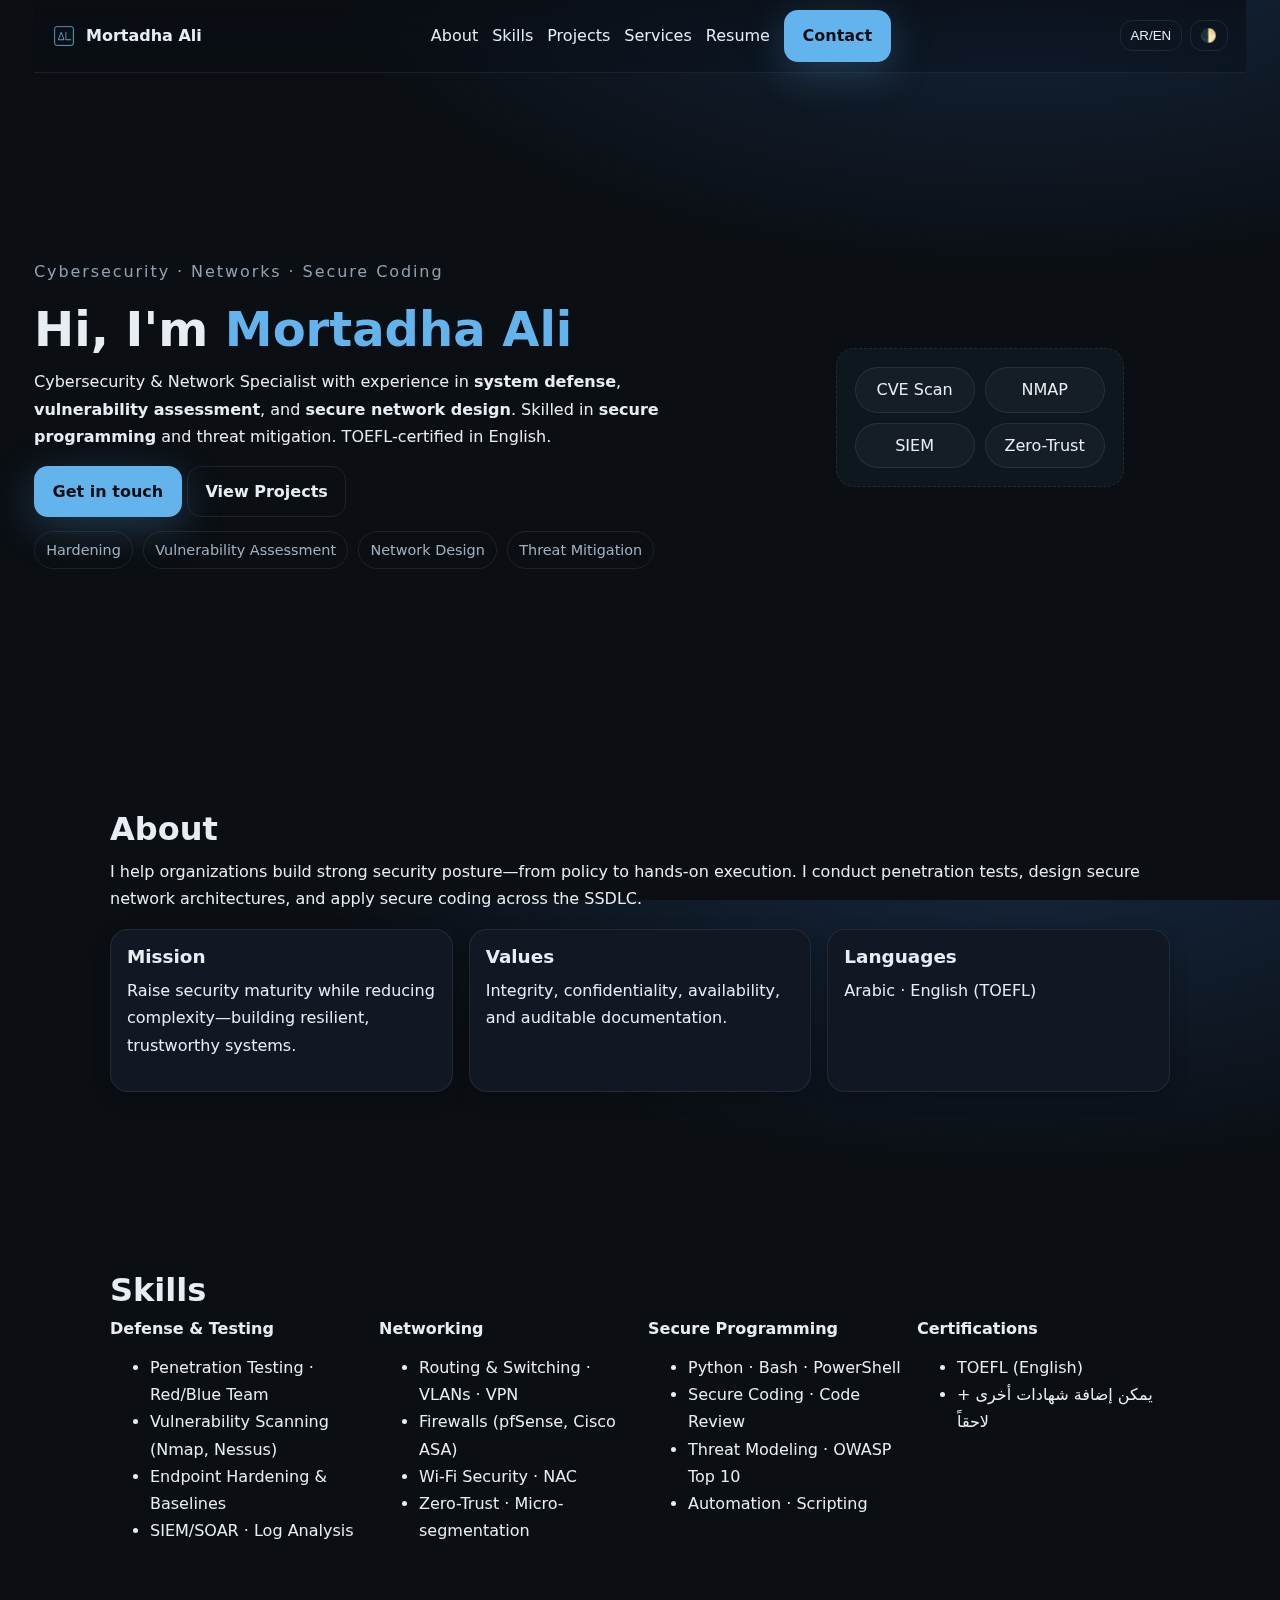
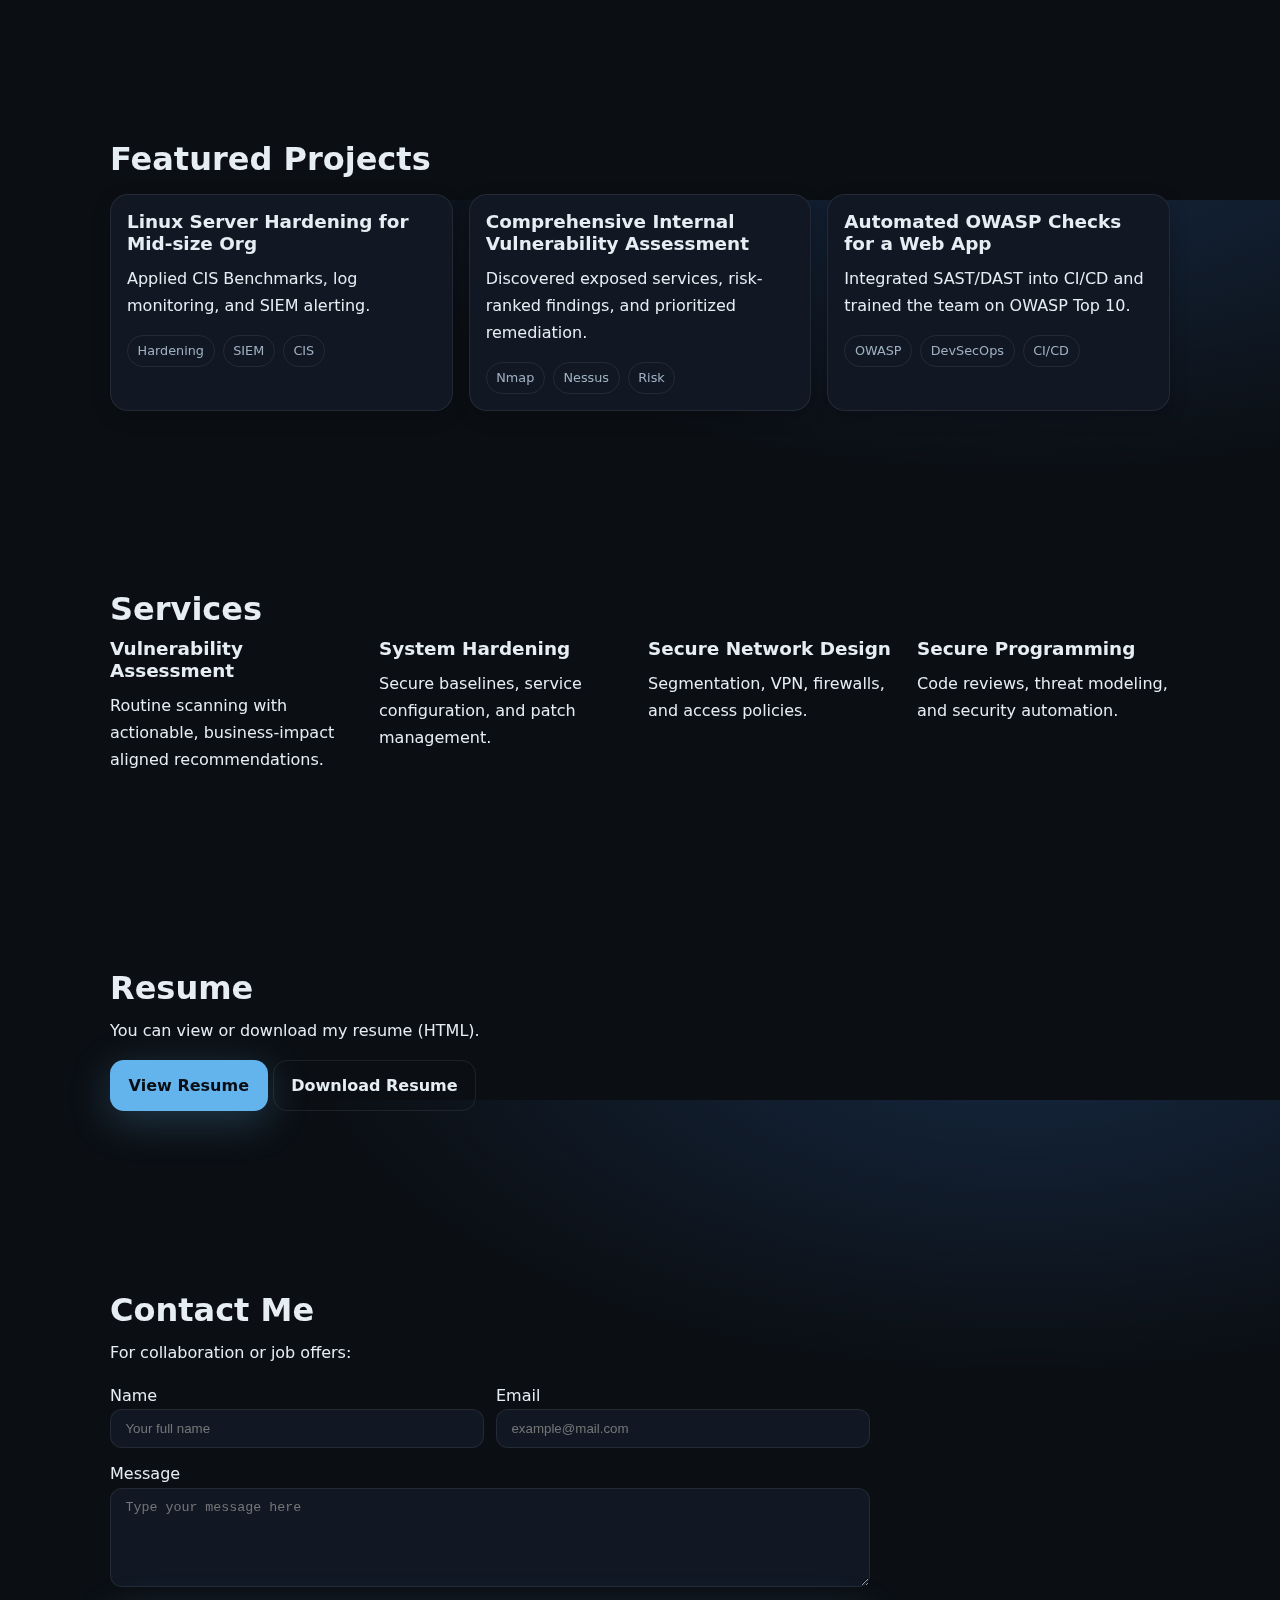
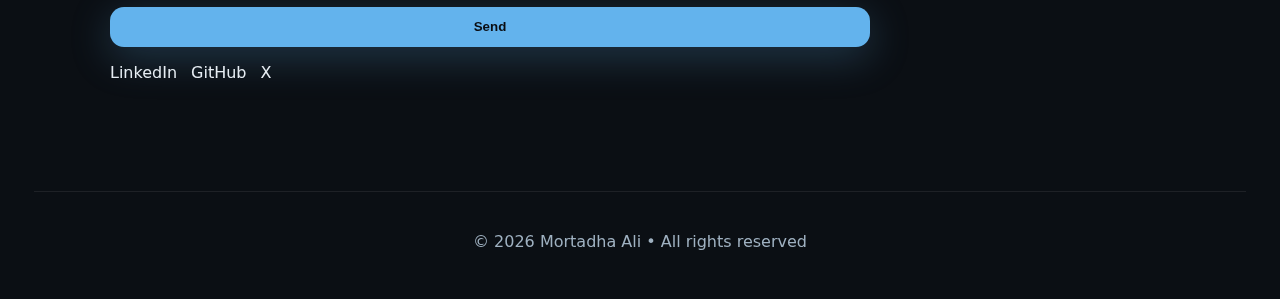
<file: index.html>
<!doctype html>
<html lang="ar" dir="rtl">
<head>
  <meta charset="utf-8">
  <meta name="viewport" content="width=device-width, initial-scale=1">
  <title>Mortadha Ali | Portfolio</title>
  <meta name="description" content="محفظة مورتضى علي - مختص أمن سيبراني وشبكات.">
  <meta property="og:title" content="Mortadha Ali Portfolio">
  <meta property="og:description" content="Cybersecurity & Network Specialist | Secure Programming | TOEFL">
  <meta property="og:type" content="website">
  <meta name="theme-color" content="#0b0f14">
  <link rel="icon" href="assets/logo.svg">
  <link rel="preload" href="styles.css" as="style">
  <link rel="stylesheet" href="styles.css">
</head>
<body>
  <header class="nav">
    <a class="brand" href="#hero">
      <img src="assets/logo.svg" alt="MA" width="24" height="24">
      <span>Mortadha&nbsp;Ali</span>
    </a>
    <nav class="links">
      <a href="#about" data-i18n="nav.about">عنّي</a>
      <a href="#skills" data-i18n="nav.skills">المهارات</a>
      <a href="#projects" data-i18n="nav.projects">الأعمال</a>
      <a href="#services" data-i18n="nav.services">الخدمات</a>
      <a href="#resume" data-i18n="nav.resume">السيرة</a>
      <a href="#contact" class="btn" data-i18n="nav.contact">تواصل</a>
    </nav>
    <div class="toolbar">
      <button id="langToggle" aria-label="Change language">AR/EN</button>
      <button id="themeToggle" aria-label="Toggle theme">🌓</button>
    </div>
  </header>

  <section id="hero" class="hero reveal">
    <div class="hero__content">
      <p class="eyebrow" data-i18n="hero.eyebrow">أمن سيبراني · شبكات · برمجة آمنة</p>
      <h1 data-i18n="hero.title">مرحباً، أنا <span class="accent">مُرتضى علي</span></h1>
      <p class="sub" data-i18n="hero.sub">
        مختص في <strong>الدفاع عن الأنظمة</strong>، <strong>تقييم الثغرات</strong>، وتصميم
        <strong>البُنى الشبكية الآمنة</strong>، مع خبرة في <strong>البرمجة الآمنة</strong> وتخفيف التهديدات.
        حاصل على شهادة <strong>TOEFL</strong> في اللغة الإنجليزية.
      </p>
      <div class="cta">
        <a href="#contact" class="btn" data-i18n="hero.cta1">ابدأ التواصل</a>
        <a href="#projects" class="btn ghost" data-i18n="hero.cta2">استعراض الأعمال</a>
      </div>
      <ul class="badges" aria-label="أبرز ما أقدمه">
        <li>Hardening</li>
        <li>Vulnerability&nbsp;Assessment</li>
        <li>Network&nbsp;Design</li>
        <li>Threat&nbsp;Mitigation</li>
      </ul>
    </div>
    <div class="hero__visual" aria-hidden="true">
      <div class="grid-card floaty">
        <div class="chip">CVE Scan</div>
        <div class="chip">NMAP</div>
        <div class="chip">SIEM</div>
        <div class="chip">Zero-Trust</div>
      </div>
    </div>
  </section>

  <section id="about" class="section about reveal">
    <h2 data-i18n="about.title">عنّي</h2>
    <p data-i18n="about.text">
      أنا مهندس أمن سيبراني وشبكات أساعد المؤسسات على بناء دفاعات تقنية صلبة، من وضع السياسات إلى التنفيذ العملي.
      أُجري اختبارات اختراق، أُصمّم بنى شبكية آمنة، وأطبّق ممارسات البرمجة الآمنة عبر دورة حياة التطوير (SSDLC).
    </p>
    <div class="cards">
      <article class="card hoverlift reveal" data-delay="1">
        <h3 data-i18n="about.mission.title">الرسالة</h3>
        <p data-i18n="about.mission.text">رفع النضج الأمني مع تقليل التعقيد، وبناء أنظمة resilient يمكن الوثوق بها.</p>
      </article>
      <article class="card hoverlift reveal" data-delay="2">
        <h3 data-i18n="about.values.title">القيم</h3>
        <p data-i18n="about.values.text">النزاهة، السرية، التوفّر، والتوثيق القابل للمراجعة.</p>
      </article>
      <article class="card hoverlift reveal" data-delay="3">
        <h3 data-i18n="about.langs.title">اللغات</h3>
        <p data-i18n="about.langs.text">العربية · English (TOEFL)</p>
      </article>
    </div>
  </section>

  <section id="skills" class="section skills reveal">
    <h2 data-i18n="skills.title">المهارات</h2>
    <div class="skills__grid">
      <div class="hoverlift reveal" data-delay="1">
        <h4 data-i18n="skills.defense.title">الدفاع والاختبار</h4>
        <ul>
          <li>Penetration Testing · Red/Blue Team</li>
          <li>Vulnerability Scanning (Nmap, Nessus)</li>
          <li>Endpoint Hardening & Baselines</li>
          <li>SIEM/SOAR · Log Analysis</li>
        </ul>
      </div>
      <div class="hoverlift reveal" data-delay="2">
        <h4 data-i18n="skills.network.title">الشبكات</h4>
        <ul>
          <li>Routing & Switching · VLANs · VPN</li>
          <li>Firewalls (pfSense, Cisco ASA)</li>
          <li>Wi-Fi Security · NAC</li>
          <li>Zero-Trust · Micro-segmentation</li>
        </ul>
      </div>
      <div class="hoverlift reveal" data-delay="3">
        <h4 data-i18n="skills.secprog.title">البرمجة الآمنة</h4>
        <ul>
          <li>Python · Bash · PowerShell</li>
          <li>Secure Coding · Code Review</li>
          <li>Threat Modeling · OWASP Top 10</li>
          <li>Automation · Scripting</li>
        </ul>
      </div>
      <div class="hoverlift reveal" data-delay="4">
        <h4 data-i18n="skills.certs.title">الشهادات</h4>
        <ul>
          <li>TOEFL (English)</li>
          <li>+ يمكن إضافة شهادات أخرى لاحقاً</li>
        </ul>
      </div>
    </div>
  </section>

  <section id="projects" class="section projects reveal">
    <h2 data-i18n="projects.title">نماذج أعمال</h2>
    <div class="cards">
      <article class="card proj hoverlift reveal" data-delay="1">
        <h3 data-i18n="projects.p1.title">تقوية خوادم Linux لمؤسسة متوسطة</h3>
        <p data-i18n="projects.p1.text">تطبيق CIS Benchmarks، إعداد مراقبة سجلات، وتلقيم تنبيهات إلى SIEM.</p>
        <ul class="tags"><li>Hardening</li><li>SIEM</li><li>CIS</li></ul>
      </article>
      <article class="card proj hoverlift reveal" data-delay="2">
        <h3 data-i18n="projects.p2.title">تقييم ثغرات شامل لشبكة داخلية</h3>
        <p data-i18n="projects.p2.text">اكتشاف خدمات مكشوفة، تصنيف المخاطر، وخطة إغلاق حسب الأولوية.</p>
        <ul class="tags"><li>Nmap</li><li>Nessus</li><li>Risk</li></ul>
      </article>
      <article class="card proj hoverlift reveal" data-delay="3">
        <h3 data-i18n="projects.p3.title">أتمتة فحوصات OWASP لمشروع ويب</h3>
        <p data-i18n="projects.p3.text">دمج فحوصات SAST/DAST في CI/CD وتثقيف الفريق حول OWASP Top 10.</p>
        <ul class="tags"><li>OWASP</li><li>DevSecOps</li><li>CI/CD</li></ul>
      </article>
    </div>
  </section>

  <section id="services" class="section services reveal">
    <h2 data-i18n="services.title">الخدمات</h2>
    <div class="service-grid">
      <div class="service hoverlift reveal" data-delay="1">
        <h3 data-i18n="services.vuln.title">تقييم الثغرات</h3>
        <p data-i18n="services.vuln.text">فحص دوري وتوصيات عملية بالإغلاق وفق أثر الأعمال.</p>
      </div>
      <div class="service hoverlift reveal" data-delay="2">
        <h3 data-i18n="services.hard.title">تقوية الأنظمة</h3>
        <p data-i18n="services.hard.text">Baseline آمن، ضبط خدمات، وإدارة تحديثات.</p>
      </div>
      <div class="service hoverlift reveal" data-delay="3">
        <h3 data-i18n="services.net.title">تصميم الشبكات الآمنة</h3>
        <p data-i18n="services.net.text">تقسيم شبكي، VPN، جدران نارية وسياسات وصول.</p>
      </div>
      <div class="service hoverlift reveal" data-delay="4">
        <h3 data-i18n="services.secprog.title">البرمجة الآمنة</h3>
        <p data-i18n="services.secprog.text">مراجعات كود، نمذجة تهديدات، وأتمتة مهام الأمان.</p>
      </div>
    </div>
  </section>

  <section id="resume" class="section resume reveal">
    <h2 data-i18n="resume.title">السيرة الذاتية</h2>
    <p data-i18n="resume.text">يمكنك تحميل سيرتي أو استعراض النسخة HTML.</p>
    <div class="cta">
      <a class="btn" href="resume.html" data-i18n="resume.view">استعراض السيرة</a>

      <!-- 🔽 زر التحميل الذكي حسب اللغة -->
      <a id="downloadResume" class="btn ghost" href="#" download>تحميل</a>
    </div>
  </section>

  <section id="contact" class="section contact reveal">
    <h2 data-i18n="contact.title">تواصل معي</h2>
    <p data-i18n="contact.text">للتعاون أو العروض الوظيفية: </p>
    <form class="contact__form" action="mailto:your.email@example.com" method="post" enctype="text/plain">
      <div class="row">
        <label data-i18n-wrap="contact.name">الاسم
          <input type="text" name="name" required placeholder="اسمك الكامل">
        </label>
        <label data-i18n-wrap="contact.email">البريد
          <input type="email" name="email" required placeholder="example@mail.com">
        </label>
      </div>
      <label data-i18n-wrap="contact.message">الرسالة
        <textarea name="message" rows="5" required placeholder="اكتب رسالتك هنا"></textarea>
      </label>
      <button class="btn" type="submit" data-i18n="contact.send">إرسال</button>
    </form>
    <ul class="social">
      <li><a href="#" aria-label="LinkedIn">LinkedIn</a></li>
      <li><a href="#" aria-label="GitHub">GitHub</a></li>
      <li><a href="#" aria-label="X/Twitter">X</a></li>
    </ul>
  </section>

  <footer class="footer">
    <p>© <span id="year"></span> Mortadha Ali • <span data-i18n="footer.rights">جميع الحقوق محفوظة</span></p>
  </footer>

  <script src="i18n.js"></script>
  <script src="script.js"></script>

  <!-- 📌 سكربت خفيف يضبط زر التحميل حسب اللغة الحالية ويحدّثه بعد التبديل -->
  <script>
    function currentLang(){
      const saved = localStorage.getItem('lang');
      if (saved === 'ar' || saved === 'en') return saved;
      const htmlLang = (document.documentElement.lang||'').toLowerCase();
      if (htmlLang.startsWith('ar') || document.documentElement.dir === 'rtl') return 'ar';
      return 'en';
    }
    function setResumeDownload(lang){
      const a = document.getElementById('downloadResume');
      if (!a) return;
      const map = {
        ar: { file: 'assets/resume-ar.pdf', label: 'تحميل السيرة الذاتية' },
        en: { file: 'assets/resume-en.pdf', label: 'Download Resume' }
      };
      a.href = map[lang].file;
      a.textContent = map[lang].label;
      a.setAttribute('download', `Mortadha_Ali_Resume_${lang}.pdf`);
    }
    // عند التحميل
    setResumeDownload(currentLang());
    // بعد الضغط على زر تبديل اللغة
    document.getElementById('langToggle')?.addEventListener('click', () => {
      setTimeout(() => setResumeDownload(currentLang()), 0);
    });
  </script>
</body>
</html>
</file>
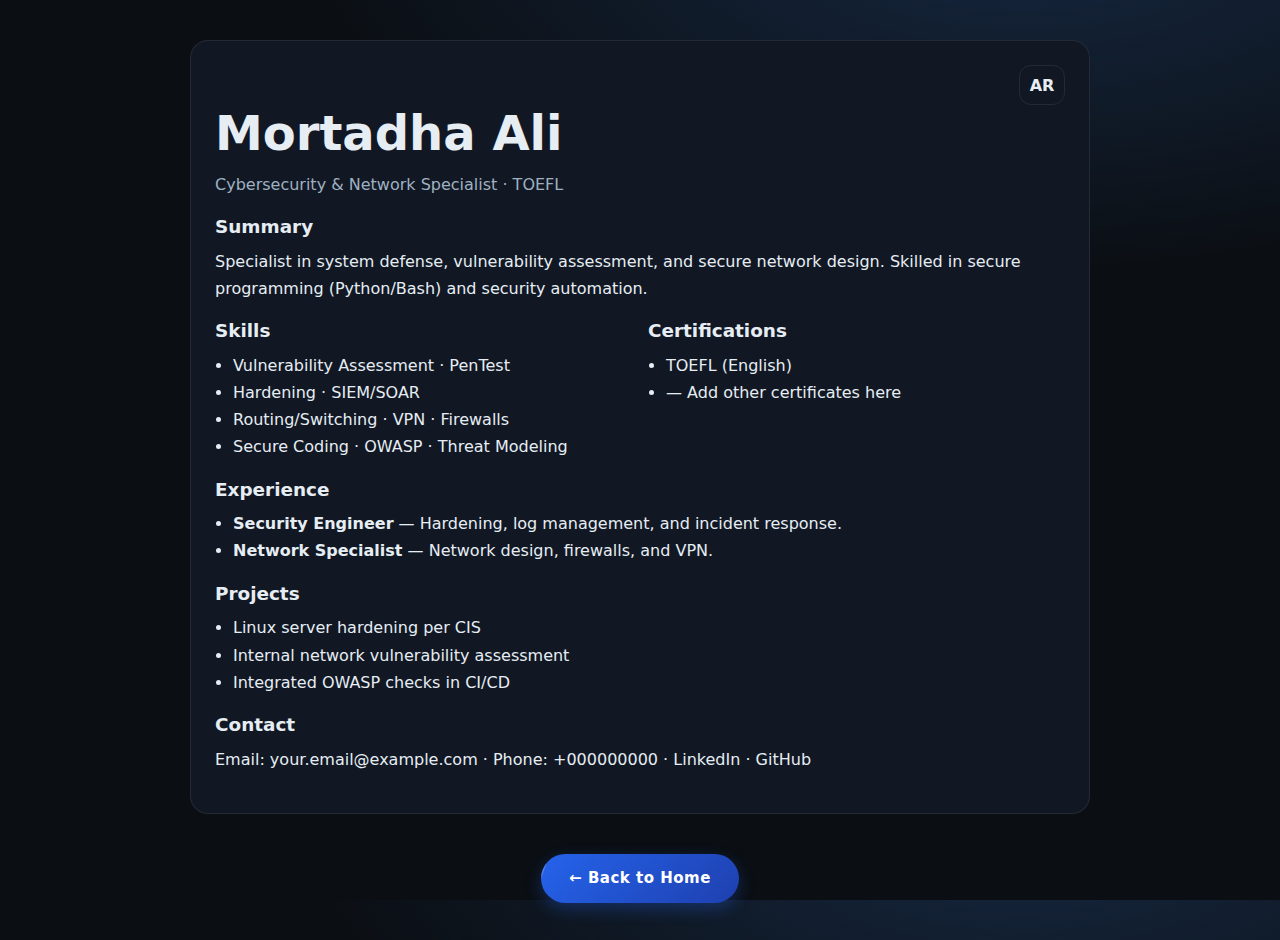
<file: resume-en.html>
<!doctype html>
<html lang="en" dir="ltr">
<head>
  <meta charset="utf-8">
  <meta name="viewport" content="width=device-width, initial-scale=1">
  <title>Resume | Mortadha Ali</title>
  <meta name="theme-color" content="#0b0f14">
  <link rel="stylesheet" href="styles.css">
  <style>
    .cv{max-width:900px;margin:40px auto;padding:24px;background:var(--card);border:1px solid var(--border);border-radius:18px}
    .cv h1{margin:0 0 4px}
    .muted{color:var(--muted)}
    .grid{display:grid;grid-template-columns:1fr 1fr;gap:16px}
    .cv section{margin-top:18px}
    ul{margin:0; padding-inline-start:18px}
    .cv .lang{display:flex; gap:10px; justify-content:flex-end}
    .cv .lang a{font-weight:700; border:1px solid var(--border); border-radius:12px; padding:.35rem .6rem}

    /* Back button (outside the card) */
    .actions { text-align:center; margin: 30px 0 50px; }
    .back-btn{
      display:inline-block; padding:12px 28px; font-size:15px; font-weight:600;
      border-radius:50px; background:linear-gradient(135deg,#2563eb,#1e40af); color:#fff;
      text-decoration:none; letter-spacing:.5px; box-shadow:0 6px 16px rgba(37,99,235,.3);
      transition:all .3s ease; position:relative; overflow:hidden;
    }
    .back-btn:hover{ background:linear-gradient(135deg,#1e40af,#2563eb); transform:translateY(-3px) scale(1.05); box-shadow:0 10px 24px rgba(30,64,175,.4) }
    .back-btn::after{ content:""; position:absolute; top:0; left:-100%; width:100%; height:100%;
      background:rgba(255,255,255,.2); transform:skewX(-20deg); transition:.5s }
    .back-btn:hover::after{ left:120% }
  </style>
</head>
<body class="ltr">
  <div class="cv">
    <div class="lang"><a href="resume.html">AR</a></div>

    <h1>Mortadha Ali</h1>
    <p class="muted">Cybersecurity & Network Specialist · TOEFL</p>

    <section>
      <h3>Summary</h3>
      <p>Specialist in system defense, vulnerability assessment, and secure network design. Skilled in secure programming (Python/Bash) and security automation.</p>
    </section>

    <section class="grid">
      <div>
        <h3>Skills</h3>
        <ul>
          <li>Vulnerability Assessment · PenTest</li>
          <li>Hardening · SIEM/SOAR</li>
          <li>Routing/Switching · VPN · Firewalls</li>
          <li>Secure Coding · OWASP · Threat Modeling</li>
        </ul>
      </div>
      <div>
        <h3>Certifications</h3>
        <ul>
          <li>TOEFL (English)</li>
          <li>— Add other certificates here</li>
        </ul>
      </div>
    </section>

    <section>
      <h3>Experience</h3>
      <ul>
        <li><strong>Security Engineer</strong> — Hardening, log management, and incident response.</li>
        <li><strong>Network Specialist</strong> — Network design, firewalls, and VPN.</li>
      </ul>
    </section>

    <section>
      <h3>Projects</h3>
      <ul>
        <li>Linux server hardening per CIS</li>
        <li>Internal network vulnerability assessment</li>
        <li>Integrated OWASP checks in CI/CD</li>
      </ul>
    </section>

    <section>
      <h3>Contact</h3>
      <p>Email: your.email@example.com · Phone: +000000000 · LinkedIn · GitHub</p>
    </section>
  </div>

  <!-- Back to Home OUTSIDE the CV card -->
  <div class="actions">
    <a href="index.html" class="back-btn">← Back to Home</a>
  </div>

  <script src="script.js"></script>
</body>
</html>
</file>
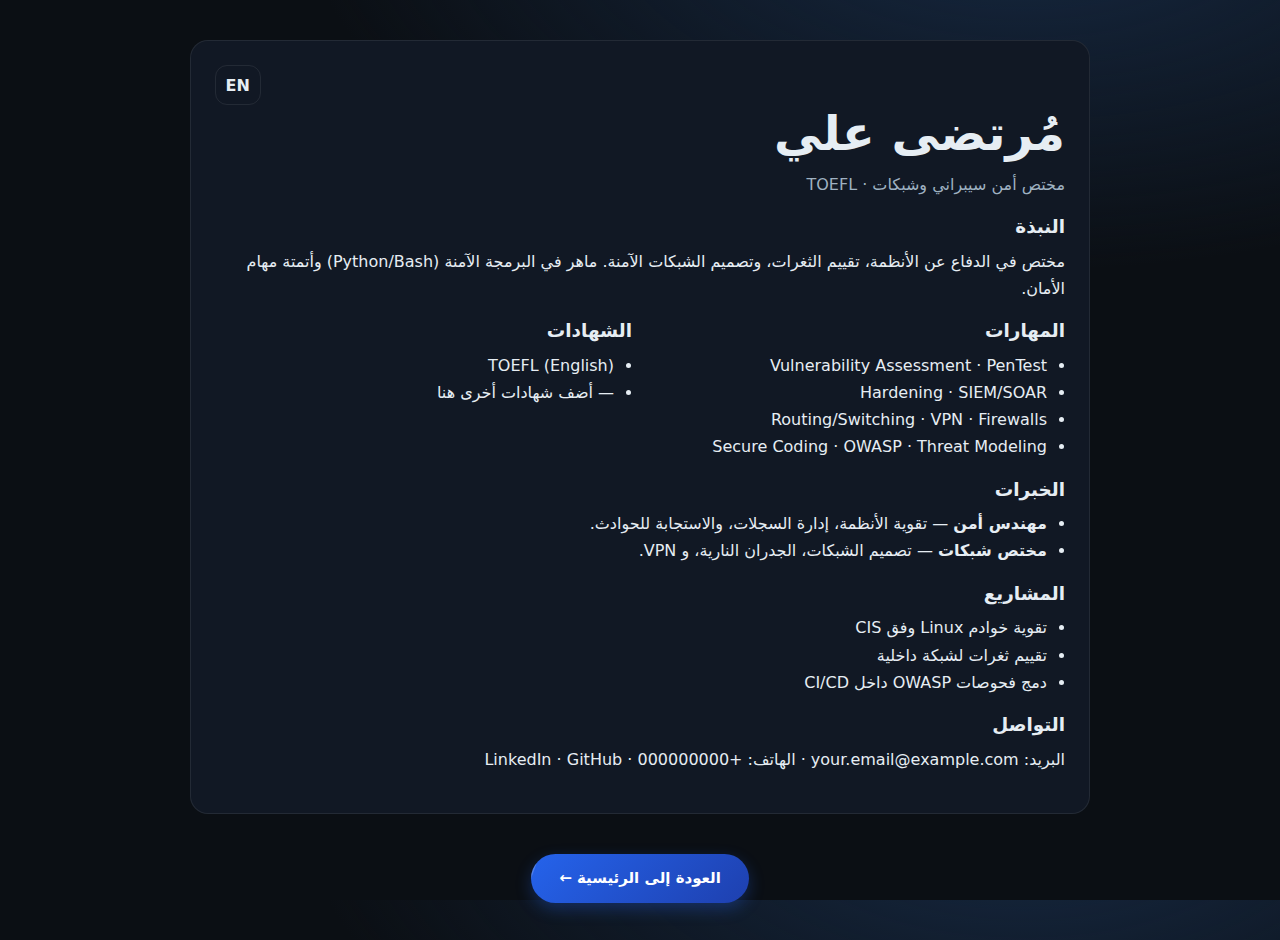
<file: resume.html>
<!doctype html>
<html lang="ar" dir="rtl">
<head>
  <meta charset="utf-8">
  <meta name="viewport" content="width=device-width, initial-scale=1">
  <title>السيرة الذاتية | Mortadha Ali</title>
  <meta name="theme-color" content="#0b0f14">
  <link rel="stylesheet" href="styles.css">
  <style>
    .cv{max-width:900px;margin:40px auto;padding:24px;background:var(--card);border:1px solid var(--border);border-radius:18px}
    .cv h1{margin:0 0 4px}
    .muted{color:var(--muted)}
    .grid{display:grid;grid-template-columns:1fr 1fr;gap:16px}
    .cv section{margin-top:18px}
    ul{margin:0; padding-inline-start:18px}
    .cv .lang{display:flex; gap:10px; justify-content:flex-end}
    .cv .lang a{font-weight:700; border:1px solid var(--border); border-radius:12px; padding:.35rem .6rem}

    /* زر الرجوع (خارج الكرت) */
    .actions { text-align:center; margin: 30px 0 50px; }
    .back-btn{
      display:inline-block; padding:12px 28px; font-size:15px; font-weight:700;
      border-radius:50px; background:linear-gradient(135deg,#2563eb,#1e40af); color:#fff;
      text-decoration:none; letter-spacing:.3px; box-shadow:0 6px 16px rgba(37,99,235,.3);
      transition:all .3s ease; position:relative; overflow:hidden;
    }
    .back-btn:hover{ background:linear-gradient(135deg,#1e40af,#2563eb); transform:translateY(-3px) scale(1.05); box-shadow:0 10px 24px rgba(30,64,175,.4) }
    .back-btn::after{ content:""; position:absolute; top:0; left:-100%; width:100%; height:100%;
      background:rgba(255,255,255,.2); transform:skewX(-20deg); transition:.5s }
    .back-btn:hover::after{ left:120% }
  </style>
</head>
<body>
  <div class="cv">
    <div class="lang"><a href="resume-en.html">EN</a></div>

    <h1>مُرتضى علي</h1>
    <p class="muted">مختص أمن سيبراني وشبكات · TOEFL</p>

    <section>
      <h3>النبذة</h3>
      <p>مختص في الدفاع عن الأنظمة، تقييم الثغرات، وتصميم الشبكات الآمنة. ماهر في البرمجة الآمنة (Python/Bash) وأتمتة مهام الأمان.</p>
    </section>

    <section class="grid">
      <div>
        <h3>المهارات</h3>
        <ul>
          <li>Vulnerability Assessment · PenTest</li>
          <li>Hardening · SIEM/SOAR</li>
          <li>Routing/Switching · VPN · Firewalls</li>
          <li>Secure Coding · OWASP · Threat Modeling</li>
        </ul>
      </div>
      <div>
        <h3>الشهادات</h3>
        <ul>
          <li>TOEFL (English)</li>
          <li>— أضف شهادات أخرى هنا</li>
        </ul>
      </div>
    </section>

    <section>
      <h3>الخبرات</h3>
      <ul>
        <li><strong>مهندس أمن</strong> — تقوية الأنظمة، إدارة السجلات، والاستجابة للحوادث.</li>
        <li><strong>مختص شبكات</strong> — تصميم الشبكات، الجدران النارية، و VPN.</li>
      </ul>
    </section>

    <section>
      <h3>المشاريع</h3>
      <ul>
        <li>تقوية خوادم Linux وفق CIS</li>
        <li>تقييم ثغرات لشبكة داخلية</li>
        <li>دمج فحوصات OWASP داخل CI/CD</li>
      </ul>
    </section>

    <section>
      <h3>التواصل</h3>
      <p>البريد: your.email@example.com · الهاتف: +000000000 · LinkedIn · GitHub</p>
    </section>
  </div>

  <!-- زر العودة خارج صندوق السيرة -->
  <div class="actions">
    <a href="index.html" class="back-btn">العودة إلى الرئيسية ←</a>
  </div>

  <script src="script.js"></script>
</body>
</html>
</file>
<file: styles.css>
/* Reset & tokens */
:root{
  --bg:#0b0f14;
  --card:#111824;
  --text:#e6edf3;
  --muted:#9fb1c1;
  --accent:#63b3ed;
  --border:rgba(255,255,255,.08);
  --glow: 0 10px 40px rgba(99,179,237,.25);
  --bg-gradient: radial-gradient(1200px 600px at 80% -10%, #14243a 10%, transparent 60%);
}
*{box-sizing:border-box}
html,body{height:100%}
body{
  margin:0;
  padding-inline: clamp(18px, 4vw, 34px);
  font-family: ui-sans-serif, system-ui, -apple-system, Segoe UI, Roboto, "Noto Sans", "Helvetica Neue", Arial, "Apple Color Emoji","Segoe UI Emoji";
  background: var(--bg-gradient), var(--bg);
  color:var(--text);
  line-height:1.7;
  transition: background .3s ease, color .3s ease;
}
a{color:var(--text); text-decoration:none}
h1,h2,h3,h4{line-height:1.2; margin:0 0 .6rem}
h1{font-size:clamp(2rem, 3vw + 1rem, 3rem)}
h2{font-size:clamp(1.3rem, 2vw + .8rem, 2rem)}
h3{font-size:1.15rem}
p{margin:.5rem 0 1rem}
.section{padding: clamp(64px, 7vw, 96px) 20px; max-width:1100px; margin-inline:auto}
.btn{
  display:inline-block; padding:.7rem 1.1rem; border-radius:14px; background:var(--accent);
  color:#0a0d12; font-weight:700; border:1px solid transparent; transition:transform .2s, opacity .2s, box-shadow .2s;
  box-shadow: var(--glow);
}
.btn.ghost{background:transparent; border-color:var(--border); color:var(--text); box-shadow:none}
.btn:hover{transform:translateY(-3px); opacity:.95}
.nav{
  position:sticky; top:0; z-index:10; display:flex; gap:12px; align-items:center; justify-content:space-between;
  padding:10px 18px; backdrop-filter:saturate(120%) blur(8px); border-bottom:1px solid var(--border);
  background:linear-gradient(180deg, rgba(10,13,18,.7), rgba(10,13,18,.35));
}
.brand{display:flex; align-items:center; gap:10px; font-weight:800; position:relative}
.brand::after{
  content:""; position:absolute; inset:auto 0 -6px 0; height:2px;
  background: linear-gradient(90deg, transparent, rgba(99,179,237,.7), transparent);
  transform: scaleX(0); transform-origin: center; transition: transform .4s ease;
}
.brand:hover::after{ transform: scaleX(1); }
.links{display:flex; gap:14px; align-items:center}
.toolbar{display:flex; gap:8px}
#themeToggle,#langToggle{background:transparent; border:1px solid var(--border); border-radius:12px; padding:.45rem .6rem; color:var(--text)}
.hero{display:grid; grid-template-columns:1.1fr .9fr; gap:28px; align-items:center; min-height:72vh; padding-top:42px}
.hero__content .eyebrow{letter-spacing:.12em; color:var(--muted); opacity:.9}
.hero__content .accent{color:var(--accent)}
.hero__visual{display:grid; place-items:center}
.grid-card{
  display:grid; grid-template-columns:repeat(2, minmax(120px, 1fr)); gap:10px; padding:18px;
  border:1px dashed var(--border); border-radius:18px; background:rgba(99,179,237,.05);
  animation: float 6s ease-in-out infinite;
}
.floaty{animation: float 7s ease-in-out infinite}
@keyframes float{0%,100%{transform:translateY(0)}50%{transform:translateY(-6px)}}
.chip{border:1px solid var(--border); padding:.5rem .7rem; border-radius:999px; text-align:center; background:rgba(255,255,255,.03)}
.badges{display:flex; flex-wrap:wrap; gap:10px; padding:0; list-style:none; margin-top:14px}
.badges li{font-size:.9rem; border:1px solid var(--border); border-radius:999px; padding:.35rem .7rem; color:var(--muted)}
.cards{display:grid; grid-template-columns:repeat(3, 1fr); gap:16px; margin-top:16px}
.card{background:var(--card); border:1px solid var(--border); border-radius:18px; padding:16px; transition: transform .2s ease, box-shadow .2s ease; box-shadow: 0 6px 18px rgba(0,0,0,.22)}
.hoverlift:hover{transform: translateY(-4px); box-shadow: 0 18px 40px rgba(0,0,0,.35)}
/* Default: visible. JS will enable animated reveal by toggling body.js */
.reveal{opacity:1; transform:none}
body.js .reveal{opacity:0; transform: translateY(18px) scale(.98);}
body.js .reveal.visible{opacity:1; transform: translateY(0) scale(1); transition: opacity .7s ease, transform .7s cubic-bezier(.2,.65,.2,1); }
.reveal[data-delay="1"]{ transition-delay: .08s; }
.reveal[data-delay="2"]{ transition-delay: .16s; }
.reveal[data-delay="3"]{ transition-delay: .24s; }
.reveal[data-delay="4"]{ transition-delay: .32s; }
.skills__grid{display:grid; grid-template-columns:repeat(4,1fr); gap:16px}
.tags{display:flex; gap:8px; list-style:none; padding:0; margin:.5rem 0 0}
.tags li{font-size:.8rem; border:1px solid var(--border); border-radius:999px; padding:.25rem .6rem; color:var(--muted)}
.service-grid{display:grid; grid-template-columns:repeat(4,1fr); gap:16px}
.contact__form{display:grid; gap:12px; max-width:760px}
.contact__form .row{display:grid; grid-template-columns:1fr 1fr; gap:12px}
input, textarea{
  width:100%;
  background: var(--card);
  color: var(--text);
  border:1px solid var(--border);
  border-radius:12px;
  padding:.7rem .9rem;
}
.social{display:flex; gap:14px; list-style:none; padding:0; margin-top:12px}
.footer{padding:28px 18px; border-top:1px solid var(--border); text-align:center; color:var(--muted)}
/* Responsive */
@media (max-width: 980px){
  .hero{grid-template-columns:1fr; text-align:center}
  .cards{grid-template-columns:1fr 1fr}
  .skills__grid, .service-grid{grid-template-columns:1fr 1fr}
  .contact__form .row{grid-template-columns:1fr}
}
@media (max-width: 600px){
  .cards{grid-template-columns:1fr}
  .skills__grid, .service-grid{grid-template-columns:1fr}
  .links{display:none}
}
/* Light theme (applies when <body class="light">) */
body.light{
  --bg:#f8fafc;
  --card:#ffffff;
  --text:#0b1220;
  --muted:#52606d;
  --accent:#2563eb;
  --border:#e5e7eb;
  --glow: 0 10px 40px rgba(37,99,235,.22);
  --bg-gradient: radial-gradient(1200px 600px at 80% -10%, #e8eef7 10%, transparent 60%);
}
/* LTR helper */
.ltr{direction:ltr}
/* Reduced motion */
@media (prefers-reduced-motion: reduce){
  *{ animation: none !important; transition: none !important; }
  html{ scroll-behavior: auto; }
}
</file>
